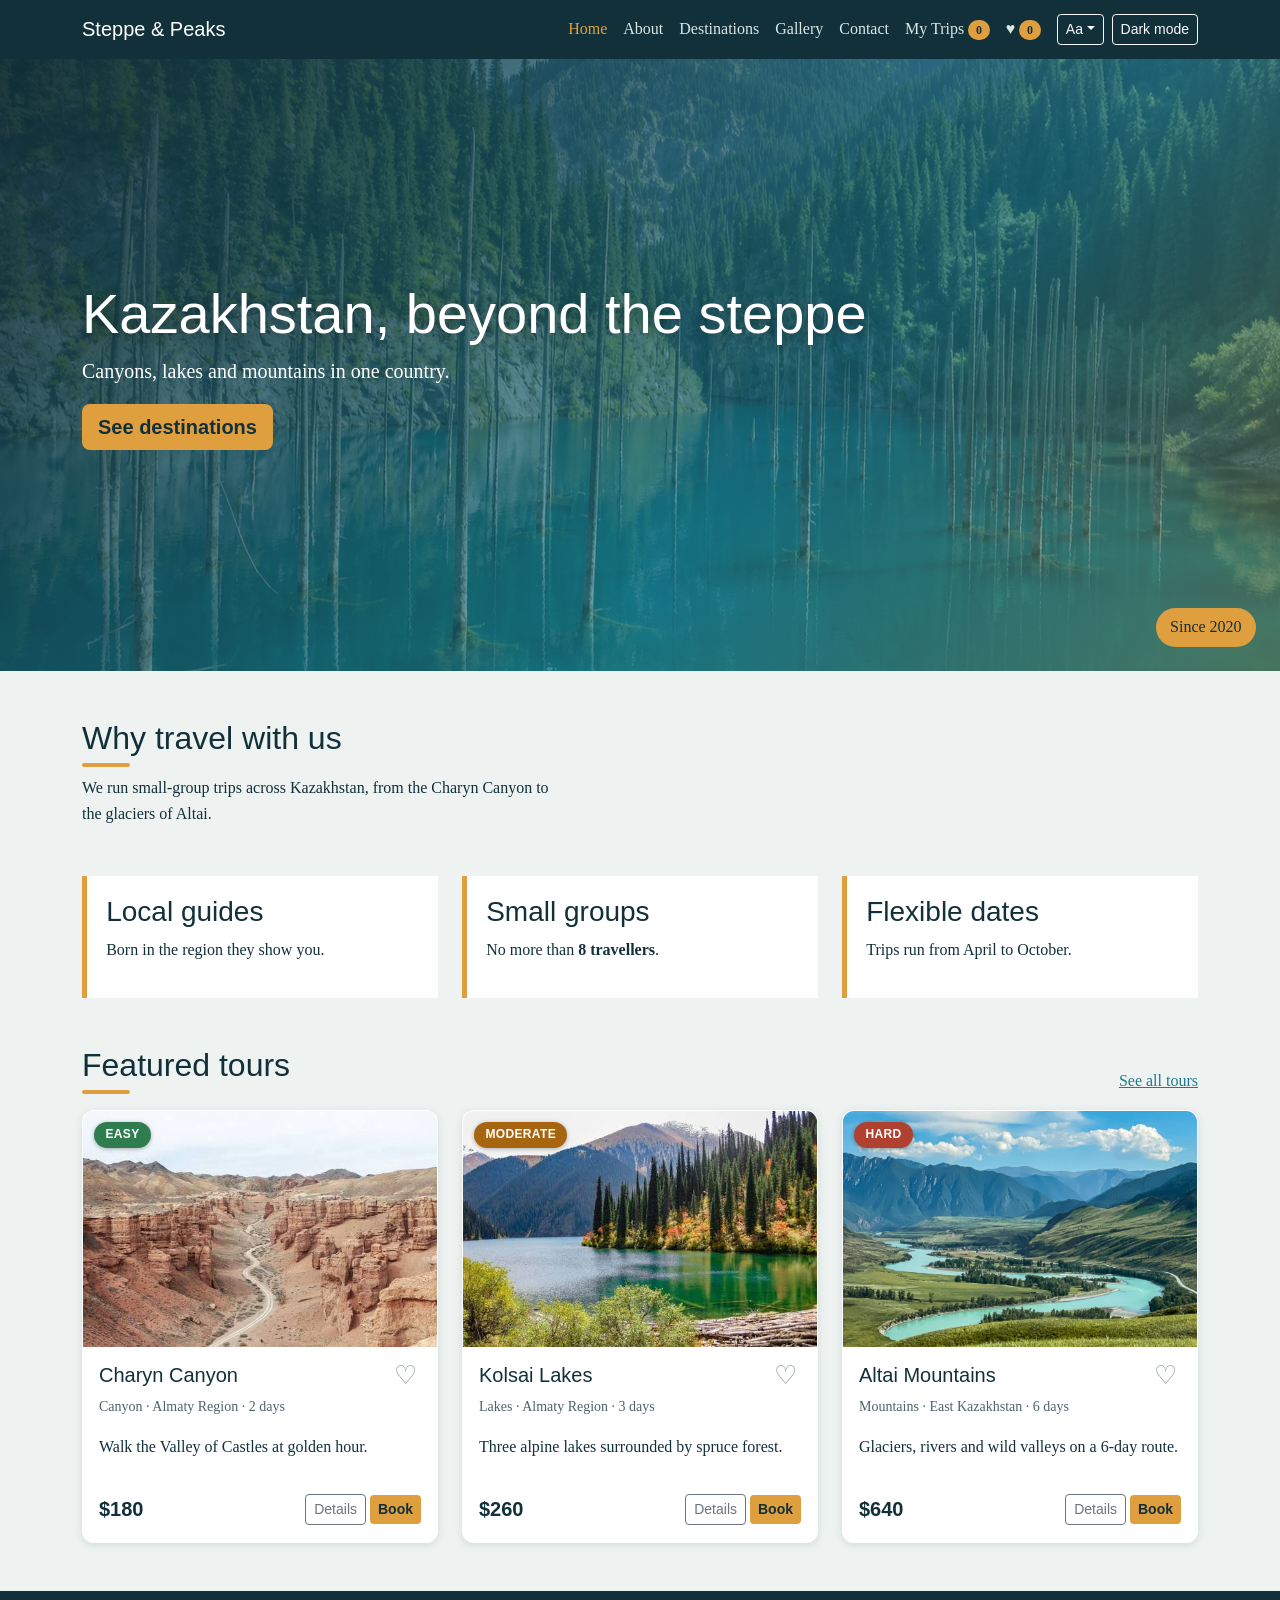
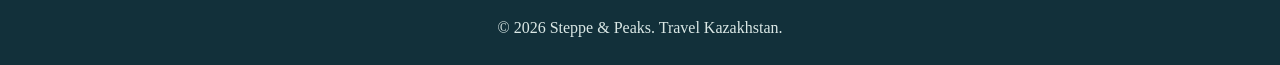
<file: index.html>
<!DOCTYPE html>
<html lang="en">
<head>
  <meta charset="UTF-8">
  <meta name="viewport" content="width=device-width, initial-scale=1">
  <title>Home | Steppe &amp; Peaks</title>
  <link href="https://cdn.jsdelivr.net/npm/bootstrap@5.3.3/dist/css/bootstrap.min.css" rel="stylesheet">
  <link href="css/style.css" rel="stylesheet">
  <script src="js/theme-init.js"></script>
</head>
<body>
  <a class="skip-link" href="#main">Skip to main content</a>
  <header>
    <nav class="navbar navbar-expand-lg navbar-dark site-nav">
      <div class="container">
        <a class="navbar-brand" href="index.html">Steppe &amp; Peaks</a>
        <button class="navbar-toggler" type="button" data-bs-toggle="collapse" data-bs-target="#menu" aria-label="Toggle menu"><span class="navbar-toggler-icon"></span></button>
        <div class="collapse navbar-collapse" id="menu"><ul class="navbar-nav ms-auto"><li class="nav-item"><a class="nav-link active" href="index.html">Home</a></li><li class="nav-item"><a class="nav-link" href="about.html">About</a></li><li class="nav-item"><a class="nav-link" href="destinations.html">Destinations</a></li><li class="nav-item"><a class="nav-link" href="gallery.html">Gallery</a></li><li class="nav-item"><a class="nav-link" href="contact.html">Contact</a></li><li class="nav-item"><a class="nav-link" href="trips.html">My Trips <span id="trip-count" class="badge rounded-pill fav-badge">0</span></a></li><li class="nav-item"><a class="nav-link" href="destinations.html#favorites" aria-label="Favorites">&#9829; <span id="fav-count" class="badge rounded-pill fav-badge">0</span></a></li><li class="nav-item dropdown"><button id="text-size-menu" type="button" class="btn btn-sm btn-outline-light dropdown-toggle ms-lg-2 my-1 my-lg-0" data-bs-toggle="dropdown" data-bs-auto-close="outside" aria-expanded="false" aria-label="Text size">Aa</button><div class="dropdown-menu dropdown-menu-end p-2 text-size-menu" aria-labelledby="text-size-menu"><p class="small mb-1 px-1">Text size</p><div class="btn-group" role="group" aria-label="Text size"><button id="font-decrease" type="button" class="btn btn-sm btn-outline-secondary" aria-label="Smaller text">A&minus;</button><button id="font-reset" type="button" class="btn btn-sm btn-outline-secondary" aria-label="Reset text size"><span id="font-label">100%</span></button><button id="font-increase" type="button" class="btn btn-sm btn-outline-secondary" aria-label="Larger text">A+</button></div></div></li><li class="nav-item"><button id="theme-toggle" type="button" class="btn btn-sm btn-outline-light ms-lg-2 my-1 my-lg-0" aria-pressed="false">Dark mode</button></li></ul></div>
      </div>
    </nav>
  </header>
  <section class="hero">
    <div class="container text-center text-md-start">
      <h1 class="display-4">Kazakhstan, beyond the steppe</h1>
      <p class="lead">Canyons, lakes and mountains in one country.</p>
      <a href="destinations.html" class="btn btn-saffron btn-lg">See destinations</a>
    </div>
    <span class="badge-alt">Since 2020</span>
  </section>
  <main id="main" class="container py-5">
    <div id="trip-reminder" class="trip-reminder d-none" role="status"></div>
    <section id="intro" class="mb-5">
      <h2 class="section-title">Why travel with us</h2>
      <p>We run small-group trips across Kazakhstan, from the Charyn Canyon to the glaciers of Altai.</p>
    </section>
    <section class="feature-row">
      <article class="feature"><h3>Local guides</h3><p>Born in the region they show you.</p></article>
      <article class="feature"><h3>Small groups</h3><p>No more than <span class="fw-bold">8 travellers</span>.</p></article>
      <article class="feature"><h3>Flexible dates</h3><p>Trips run from April to October.</p></article>
        </section>
    <section class="mt-5" aria-labelledby="featured-title">
      <div class="d-flex justify-content-between align-items-end mb-3">
        <h2 id="featured-title" class="section-title mb-0">Featured tours</h2>
        <a href="destinations.html">See all tours</a>
      </div>
      <div id="featured-list" class="row g-4"></div>
    </section>
  </main>
  <footer class="py-4 text-center"><p class="mb-0">&copy; 2026 Steppe &amp; Peaks. Travel Kazakhstan.</p></footer>
  <script src="https://cdn.jsdelivr.net/npm/bootstrap@5.3.3/dist/js/bootstrap.bundle.min.js"></script>
  <script src="https://code.jquery.com/jquery-3.7.1.min.js"></script>
  <script src="js/models.js"></script>
  <script src="js/data.js"></script>
  <script src="js/storage.js"></script>
  <script src="js/main.js"></script>
  <script src="js/effects.js"></script>
</body>
</html>
</file>
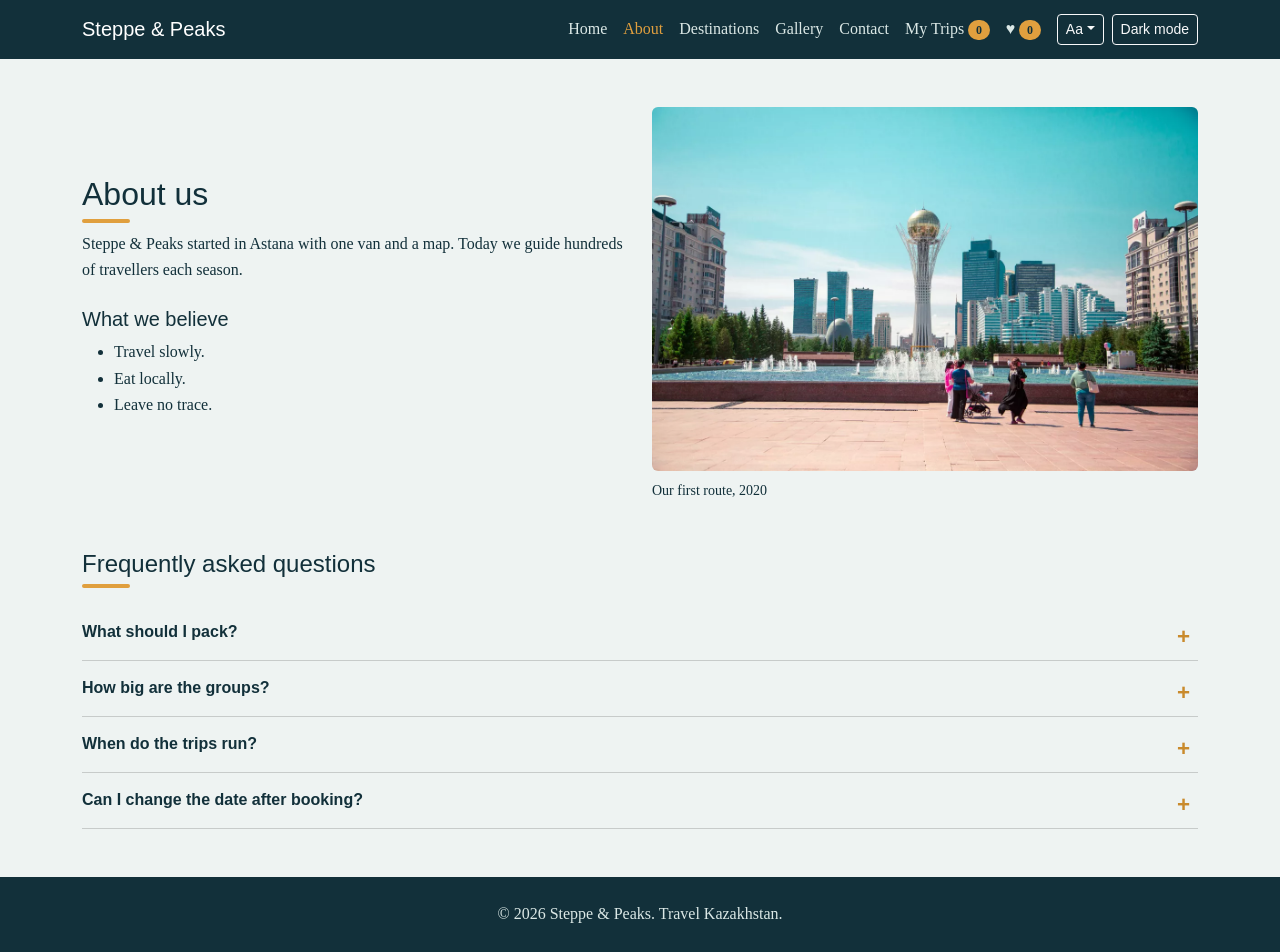
<file: about.html>
<!DOCTYPE html>
<html lang="en">
<head>
  <meta charset="UTF-8">
  <meta name="viewport" content="width=device-width, initial-scale=1">
  <title>About | Steppe &amp; Peaks</title>
  <link href="https://cdn.jsdelivr.net/npm/bootstrap@5.3.3/dist/css/bootstrap.min.css" rel="stylesheet">
  <link href="css/style.css" rel="stylesheet">
  <script src="js/theme-init.js"></script>
</head>
<body>
  <a class="skip-link" href="#main">Skip to main content</a>

  <header>
    <nav class="navbar navbar-expand-lg navbar-dark site-nav">
      <div class="container">
        <a class="navbar-brand" href="index.html">Steppe &amp; Peaks</a>

        <button class="navbar-toggler" type="button" data-bs-toggle="collapse" data-bs-target="#menu" aria-label="Toggle menu">
          <span class="navbar-toggler-icon"></span>
        </button>

        <div class="collapse navbar-collapse" id="menu">
          <ul class="navbar-nav ms-auto">
            <li class="nav-item">
              <a class="nav-link" href="index.html">Home</a>
            </li>
            <li class="nav-item">
              <a class="nav-link active" href="about.html">About</a>
            </li>
            <li class="nav-item">
              <a class="nav-link" href="destinations.html">Destinations</a>
            </li>
            <li class="nav-item">
              <a class="nav-link" href="gallery.html">Gallery</a>
            </li>
            <li class="nav-item">
              <a class="nav-link" href="contact.html">Contact</a>
            </li><li class="nav-item"><a class="nav-link" href="trips.html">My Trips <span id="trip-count" class="badge rounded-pill fav-badge">0</span></a></li><li class="nav-item"><a class="nav-link" href="destinations.html#favorites" aria-label="Favorites">&#9829; <span id="fav-count" class="badge rounded-pill fav-badge">0</span></a></li><li class="nav-item dropdown"><button id="text-size-menu" type="button" class="btn btn-sm btn-outline-light dropdown-toggle ms-lg-2 my-1 my-lg-0" data-bs-toggle="dropdown" data-bs-auto-close="outside" aria-expanded="false" aria-label="Text size">Aa</button><div class="dropdown-menu dropdown-menu-end p-2 text-size-menu" aria-labelledby="text-size-menu"><p class="small mb-1 px-1">Text size</p><div class="btn-group" role="group" aria-label="Text size"><button id="font-decrease" type="button" class="btn btn-sm btn-outline-secondary" aria-label="Smaller text">A&minus;</button><button id="font-reset" type="button" class="btn btn-sm btn-outline-secondary" aria-label="Reset text size"><span id="font-label">100%</span></button><button id="font-increase" type="button" class="btn btn-sm btn-outline-secondary" aria-label="Larger text">A+</button></div></div></li><li class="nav-item"><button id="theme-toggle" type="button" class="btn btn-sm btn-outline-light ms-lg-2 my-1 my-lg-0" aria-pressed="false">Dark mode</button></li>
          </ul>
        </div>
      </div>
    </nav>
  </header>

  <main id="main" class="container py-5">
    <section class="row align-items-center g-4">

      <div class="col-md-6">
        <h2 class="section-title">About us</h2>
        <p>
          Steppe &amp; Peaks started in Astana with one van and a map.
          Today we guide hundreds of travellers each season.
        </p>

        <h3 class="h5 mt-4">What we believe</h3>
        <ul>
          <li>Travel slowly.</li>
          <li>Eat locally.</li>
          <li>Leave no trace.</li>
        </ul>
      </div>

      <div class="col-md-6">
        <figure class="m-0">
          <img src="images/first-tout-2020.webp" class="img-fluid rounded" alt="Our first route in 2020">
          <figcaption class="small mt-2">Our first route, 2020</figcaption>
        </figure>
      </div>

    </section>

    <section id="faq" class="mt-5" aria-labelledby="faq-title">
      <h2 id="faq-title" class="h4 section-title mb-3">Frequently asked questions</h2>
      <div class="faq-item">
        <button type="button" class="faq-question" aria-expanded="false">What should I pack?</button>
        <div class="faq-answer"><p>Comfortable hiking shoes, layers for cold evenings, sun protection and a refillable water bottle. Each tour page lists extra gear.</p></div>
      </div>
      <div class="faq-item">
        <button type="button" class="faq-question" aria-expanded="false">How big are the groups?</button>
        <div class="faq-answer"><p>No more than 8 travellers, so the guide has time for everyone. Groups of 4 or more get a 10% discount.</p></div>
      </div>
      <div class="faq-item">
        <button type="button" class="faq-question" aria-expanded="false">When do the trips run?</button>
        <div class="faq-answer"><p>From April to October. In winter we only run custom requests.</p></div>
      </div>
      <div class="faq-item">
        <button type="button" class="faq-question" aria-expanded="false">Can I change the date after booking?</button>
        <div class="faq-answer"><p>Yes, write to us at least 7 days before the start and we will find a new date.</p></div>
      </div>
    </section>
  </main>

  <footer class="py-4 text-center">
    <p class="mb-0">&copy; 2026 Steppe &amp; Peaks. Travel Kazakhstan.</p>
  </footer>

  <script src="https://cdn.jsdelivr.net/npm/bootstrap@5.3.3/dist/js/bootstrap.bundle.min.js"></script>
  <script src="https://code.jquery.com/jquery-3.7.1.min.js"></script>
  <script src="js/models.js"></script>
  <script src="js/data.js"></script>
  <script src="js/storage.js"></script>
  <script src="js/main.js"></script>
  <script src="js/effects.js"></script>
</body>
</html>
</file>
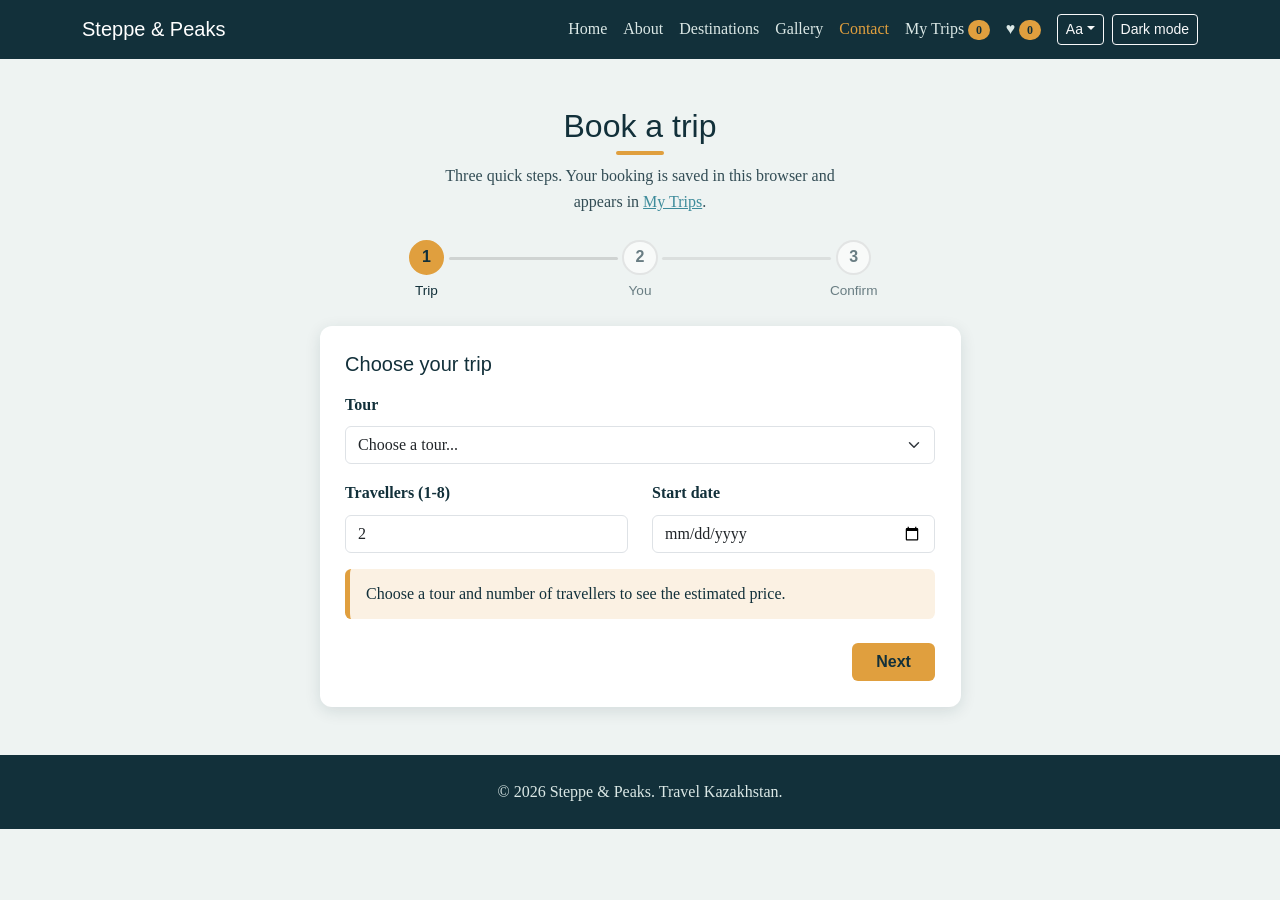
<file: contact.html>
<!DOCTYPE html>
<html lang="en">
<head>
  <meta charset="UTF-8">
  <meta name="viewport" content="width=device-width, initial-scale=1">
  <title>Contact | Steppe &amp; Peaks</title>
  <link href="https://cdn.jsdelivr.net/npm/bootstrap@5.3.3/dist/css/bootstrap.min.css" rel="stylesheet">
  <link href="css/style.css" rel="stylesheet">
  <script src="js/theme-init.js"></script>
</head>
<body>
  <a class="skip-link" href="#main">Skip to main content</a>
  <header>
    <nav class="navbar navbar-expand-lg navbar-dark site-nav">
      <div class="container">
        <a class="navbar-brand" href="index.html">Steppe &amp; Peaks</a>
        <button class="navbar-toggler" type="button" data-bs-toggle="collapse" data-bs-target="#menu" aria-label="Toggle menu"><span class="navbar-toggler-icon"></span></button>
        <div class="collapse navbar-collapse" id="menu"><ul class="navbar-nav ms-auto"><li class="nav-item"><a class="nav-link" href="index.html">Home</a></li><li class="nav-item"><a class="nav-link" href="about.html">About</a></li><li class="nav-item"><a class="nav-link" href="destinations.html">Destinations</a></li><li class="nav-item"><a class="nav-link" href="gallery.html">Gallery</a></li><li class="nav-item"><a class="nav-link active" href="contact.html">Contact</a></li><li class="nav-item"><a class="nav-link" href="trips.html">My Trips <span id="trip-count" class="badge rounded-pill fav-badge">0</span></a></li><li class="nav-item"><a class="nav-link" href="destinations.html#favorites" aria-label="Favorites">&#9829; <span id="fav-count" class="badge rounded-pill fav-badge">0</span></a></li><li class="nav-item dropdown"><button id="text-size-menu" type="button" class="btn btn-sm btn-outline-light dropdown-toggle ms-lg-2 my-1 my-lg-0" data-bs-toggle="dropdown" data-bs-auto-close="outside" aria-expanded="false" aria-label="Text size">Aa</button><div class="dropdown-menu dropdown-menu-end p-2 text-size-menu" aria-labelledby="text-size-menu"><p class="small mb-1 px-1">Text size</p><div class="btn-group" role="group" aria-label="Text size"><button id="font-decrease" type="button" class="btn btn-sm btn-outline-secondary" aria-label="Smaller text">A&minus;</button><button id="font-reset" type="button" class="btn btn-sm btn-outline-secondary" aria-label="Reset text size"><span id="font-label">100%</span></button><button id="font-increase" type="button" class="btn btn-sm btn-outline-secondary" aria-label="Larger text">A+</button></div></div></li><li class="nav-item"><button id="theme-toggle" type="button" class="btn btn-sm btn-outline-light ms-lg-2 my-1 my-lg-0" aria-pressed="false">Dark mode</button></li></ul></div>
      </div>
    </nav>
  </header>
  <main id="main" class="container py-5">
    <section class="row justify-content-center">
      <div class="col-lg-8 col-xl-7">
        <h2 class="text-center mb-2 section-title">Book a trip</h2>
        <p class="text-center page-intro mb-4">Three quick steps. Your booking is saved in this browser and appears in <a href="trips.html">My Trips</a>.</p>

        <div id="form-success" class="alert alert-success d-none" role="status"></div>
        <div id="draft-notice" class="alert alert-info d-none d-flex flex-wrap justify-content-between align-items-center gap-2" role="status">
          <span>We restored your unfinished booking.</span>
          <button type="button" id="clear-draft" class="btn btn-sm btn-outline-secondary">Clear draft</button>
        </div>

        <ol class="stepper" id="stepper" aria-label="Booking steps">
          <li data-step="1"><span class="step-dot">1</span><span class="step-label">Trip</span></li>
          <li data-step="2"><span class="step-dot">2</span><span class="step-label">You</span></li>
          <li data-step="3"><span class="step-dot">3</span><span class="step-label">Confirm</span></li>
        </ol>

        <form id="contact-form" class="booking-card" action="#" method="post" novalidate>

          <!-- Step 1: trip -->
          <div class="wizard-step" data-step="1" role="group" aria-labelledby="step1-title">
            <h3 id="step1-title" class="h5 mb-3">Choose your trip</h3>
            <div class="mb-3">
              <label for="tour" class="form-label">Tour</label>
              <select class="form-select" id="tour" data-validate aria-describedby="tour-error" aria-required="true">
                <option value="">Choose a tour...</option>
              </select>
              <div class="invalid-feedback" id="tour-error"></div>
            </div>
            <div class="row">
              <div class="col-sm-6 mb-3">
                <label for="travellers" class="form-label">Travellers (1-8)</label>
                <input type="number" class="form-control" id="travellers" data-validate value="2" min="1" max="8" aria-describedby="travellers-error" aria-required="true">
                <div class="invalid-feedback" id="travellers-error"></div>
              </div>
              <div class="col-sm-6 mb-3">
                <label for="date" class="form-label">Start date</label>
                <input type="date" class="form-control" id="date" data-validate aria-describedby="date-error" aria-required="true">
                <div class="invalid-feedback" id="date-error"></div>
              </div>
            </div>

            <!-- Dependent fields: they depend on the chosen tour -->
            <div id="experience-group" class="form-check mb-3 d-none" data-dependent>
              <input type="checkbox" class="form-check-input" id="experience" data-validate aria-describedby="experience-error">
              <label for="experience" class="form-check-label">I confirm that I can hike 6+ hours a day (required for hard tours).</label>
              <div class="invalid-feedback" id="experience-error"></div>
            </div>
            <fieldset id="extras-group" class="mb-3 d-none">
              <legend class="form-label fs-6 fw-bold">Optional extras for this tour</legend>
              <div id="extras-list"></div>
            </fieldset>

            <div id="price-estimate" class="price-estimate" aria-live="polite"></div>
          </div>

          <!-- Step 2: contact details -->
          <div class="wizard-step d-none" data-step="2" role="group" aria-labelledby="step2-title">
            <h3 id="step2-title" class="h5 mb-3">Your details</h3>
            <div class="mb-3">
              <label for="name" class="form-label">Name</label>
              <input type="text" class="form-control" id="name" data-validate autocomplete="name" aria-describedby="name-error" aria-required="true">
              <div class="invalid-feedback" id="name-error"></div>
            </div>
            <div class="mb-3">
              <label for="email" class="form-label">Email</label>
              <input type="email" class="form-control" id="email" data-validate autocomplete="email" aria-describedby="email-error" aria-required="true">
              <div class="invalid-feedback" id="email-error"></div>
            </div>
            <div class="mb-3">
              <label for="phone" class="form-label">Phone <span class="small fw-normal">(optional)</span></label>
              <input type="tel" class="form-control" id="phone" data-validate autocomplete="tel" placeholder="+7 701 123 4567" aria-describedby="phone-error">
              <div class="invalid-feedback" id="phone-error"></div>
            </div>
          </div>

          <!-- Step 3: message + summary -->
          <div class="wizard-step d-none" data-step="3" role="group" aria-labelledby="step3-title">
            <h3 id="step3-title" class="h5 mb-3">Review and confirm</h3>
            <dl id="booking-summary" class="booking-summary"></dl>
            <div class="mb-3">
              <label for="msg" class="form-label">Message</label>
              <textarea class="form-control" id="msg" rows="4" data-validate aria-describedby="msg-error msg-count" aria-required="true"></textarea>
              <div class="invalid-feedback" id="msg-error"></div>
              <div id="msg-count" class="small text-end">0 / 500</div>
            </div>
            <div class="form-check mb-3">
              <input type="checkbox" class="form-check-input" id="agree" data-validate aria-describedby="agree-error">
              <label for="agree" class="form-check-label">I agree to be contacted about this request.</label>
              <div class="invalid-feedback" id="agree-error"></div>
            </div>
          </div>

          <div class="wizard-nav d-flex justify-content-between gap-2 mt-4">
            <button type="button" id="btn-back" class="btn btn-outline-secondary invisible">Back</button>
            <button type="button" id="btn-next" class="btn btn-saffron px-4">Next</button>
            <button type="submit" id="btn-submit" class="btn btn-saffron px-4 d-none">Confirm booking</button>
          </div>
        </form>
      </div>
    </section>
  </main>
  <footer class="py-4 text-center"><p class="mb-0">&copy; 2026 Steppe &amp; Peaks. Travel Kazakhstan.</p></footer>
  <script src="https://cdn.jsdelivr.net/npm/bootstrap@5.3.3/dist/js/bootstrap.bundle.min.js"></script>
  <script src="https://code.jquery.com/jquery-3.7.1.min.js"></script>
  <script src="js/models.js"></script>
  <script src="js/data.js"></script>
  <script src="js/storage.js"></script>
  <script src="js/main.js"></script>
  <script src="js/validation.js"></script>
  <script src="js/contact.js"></script>
  <script src="js/effects.js"></script>
</body>
</html>
</file>
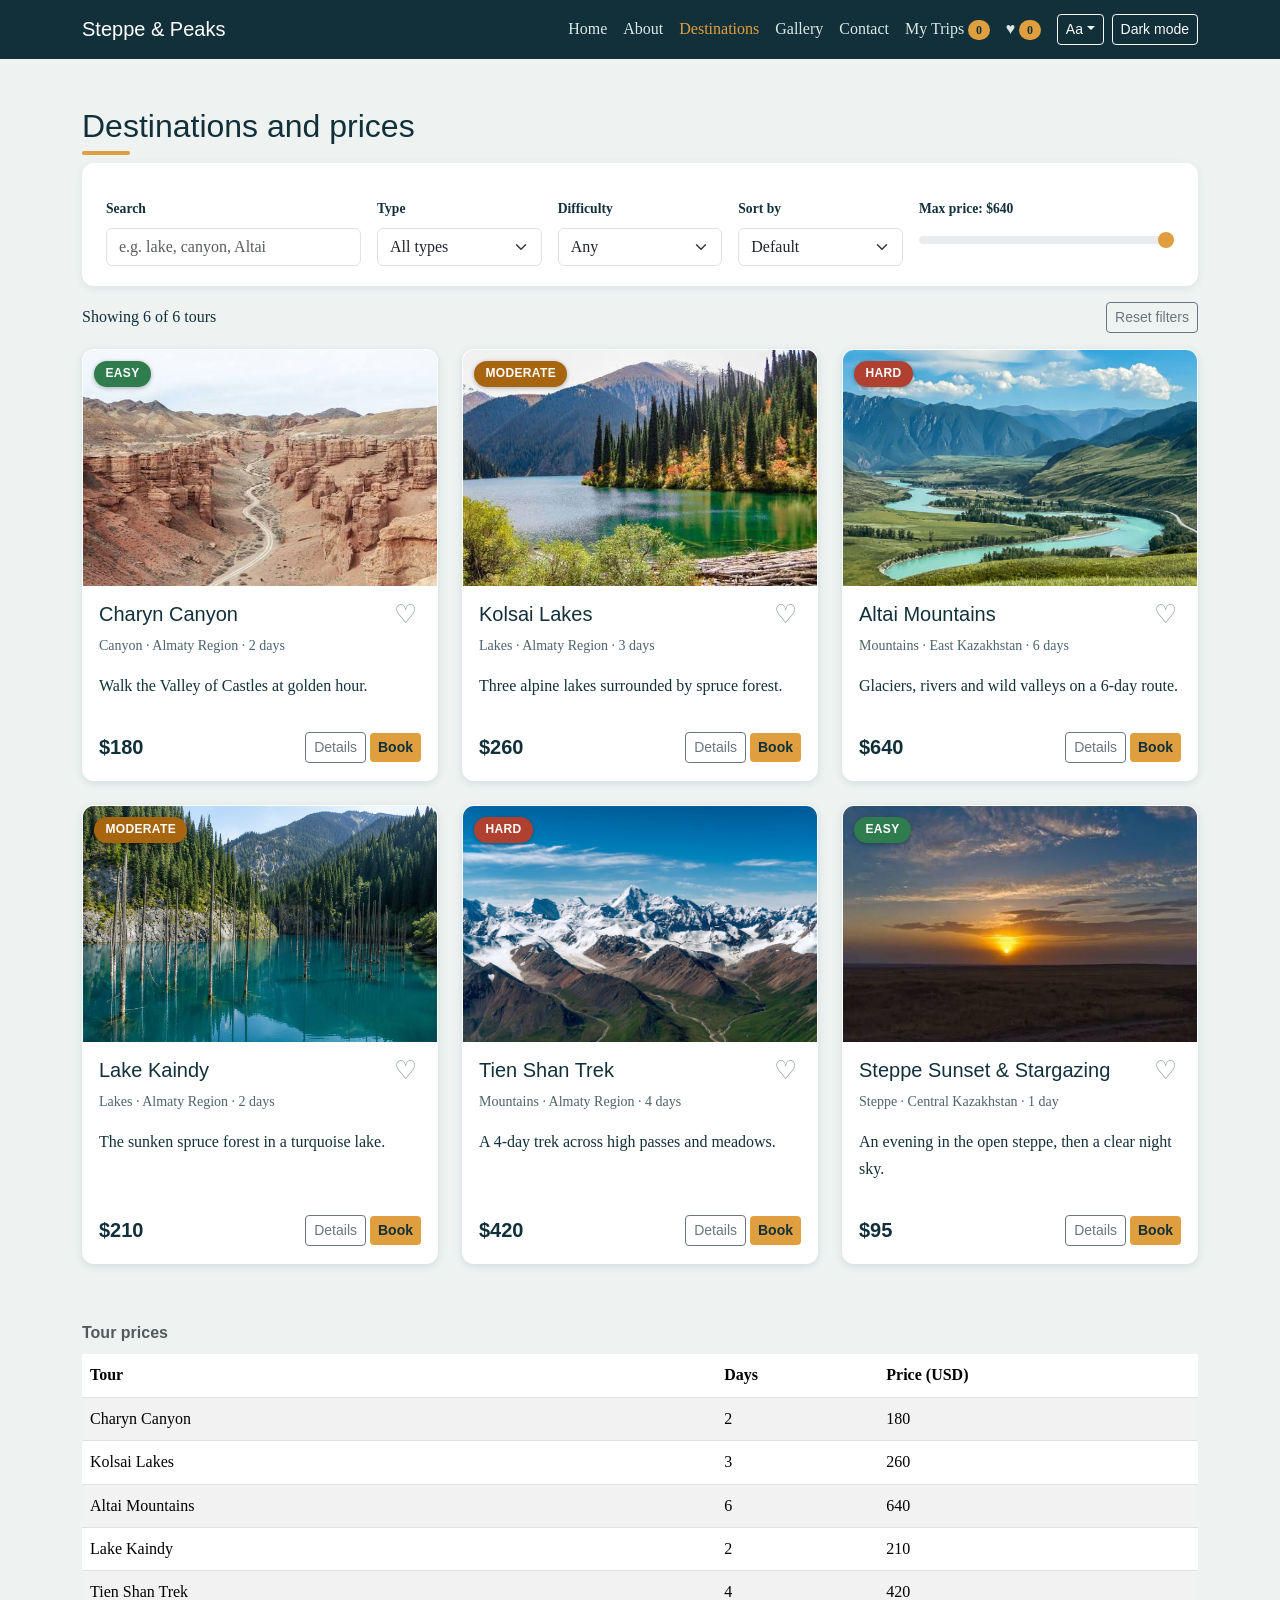
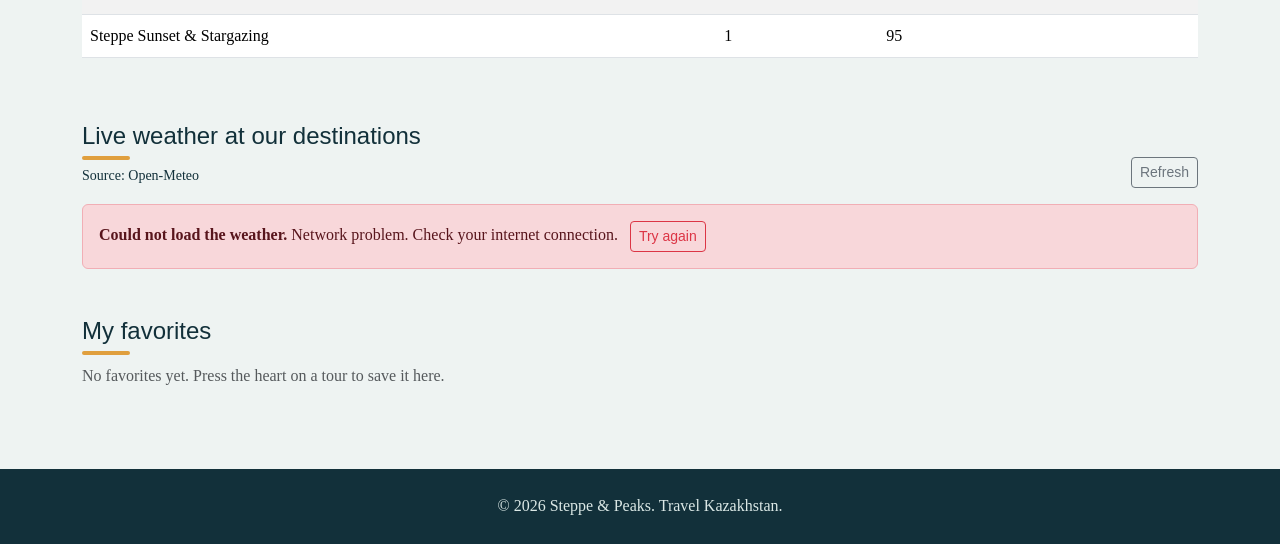
<file: destinations.html>
<!DOCTYPE html>
<html lang="en">
<head>
  <meta charset="UTF-8">
  <meta name="viewport" content="width=device-width, initial-scale=1">
  <title>Destinations | Steppe &amp; Peaks</title>
  <link href="https://cdn.jsdelivr.net/npm/bootstrap@5.3.3/dist/css/bootstrap.min.css" rel="stylesheet">
  <link href="css/style.css" rel="stylesheet">
  <script src="js/theme-init.js"></script>
</head>
<body>
  <a class="skip-link" href="#main">Skip to main content</a>
  <header>
    <nav class="navbar navbar-expand-lg navbar-dark site-nav">
      <div class="container">
        <a class="navbar-brand" href="index.html">Steppe &amp; Peaks</a>
        <button class="navbar-toggler" type="button" data-bs-toggle="collapse" data-bs-target="#menu" aria-label="Toggle menu"><span class="navbar-toggler-icon"></span></button>
        <div class="collapse navbar-collapse" id="menu"><ul class="navbar-nav ms-auto"><li class="nav-item"><a class="nav-link" href="index.html">Home</a></li><li class="nav-item"><a class="nav-link" href="about.html">About</a></li><li class="nav-item"><a class="nav-link active" href="destinations.html">Destinations</a></li><li class="nav-item"><a class="nav-link" href="gallery.html">Gallery</a></li><li class="nav-item"><a class="nav-link" href="contact.html">Contact</a></li><li class="nav-item"><a class="nav-link" href="trips.html">My Trips <span id="trip-count" class="badge rounded-pill fav-badge">0</span></a></li><li class="nav-item"><a class="nav-link" href="destinations.html#favorites" aria-label="Favorites">&#9829; <span id="fav-count" class="badge rounded-pill fav-badge">0</span></a></li><li class="nav-item dropdown"><button id="text-size-menu" type="button" class="btn btn-sm btn-outline-light dropdown-toggle ms-lg-2 my-1 my-lg-0" data-bs-toggle="dropdown" data-bs-auto-close="outside" aria-expanded="false" aria-label="Text size">Aa</button><div class="dropdown-menu dropdown-menu-end p-2 text-size-menu" aria-labelledby="text-size-menu"><p class="small mb-1 px-1">Text size</p><div class="btn-group" role="group" aria-label="Text size"><button id="font-decrease" type="button" class="btn btn-sm btn-outline-secondary" aria-label="Smaller text">A&minus;</button><button id="font-reset" type="button" class="btn btn-sm btn-outline-secondary" aria-label="Reset text size"><span id="font-label">100%</span></button><button id="font-increase" type="button" class="btn btn-sm btn-outline-secondary" aria-label="Larger text">A+</button></div></div></li><li class="nav-item"><button id="theme-toggle" type="button" class="btn btn-sm btn-outline-light ms-lg-2 my-1 my-lg-0" aria-pressed="false">Dark mode</button></li></ul></div>
      </div>
    </nav>
  </header>
  <main id="main" class="container py-5">
    <h2 class="section-title mb-4">Destinations and prices</h2>

    <section class="filter-bar row g-3 mb-3" aria-label="Filter tours">
      <div class="col-12 col-lg-3">
        <label for="search-input" class="form-label">Search</label>
        <input type="search" id="search-input" class="form-control" placeholder="e.g. lake, canyon, Altai">
      </div>
      <div class="col-6 col-lg-2">
        <label for="category-filter" class="form-label">Type</label>
        <select id="category-filter" class="form-select"><option value="all">All types</option></select>
      </div>
      <div class="col-6 col-lg-2">
        <label for="difficulty-filter" class="form-label">Difficulty</label>
        <select id="difficulty-filter" class="form-select"><option value="all">Any</option></select>
      </div>
      <div class="col-6 col-lg-2">
        <label for="sort-select" class="form-label">Sort by</label>
        <select id="sort-select" class="form-select">
          <option value="default">Default</option>
          <option value="price-asc">Price: low to high</option>
          <option value="price-desc">Price: high to low</option>
          <option value="days">Duration</option>
          <option value="name">Name A-Z</option>
        </select>
      </div>
      <div class="col-6 col-lg-3">
        <label for="price-range" class="form-label">Max price: <span id="price-range-value">$640</span></label>
        <input type="range" id="price-range" class="form-range" min="0" max="640" step="5" value="640">
      </div>
    </section>

    <div class="d-flex justify-content-between align-items-center mb-3">
      <p id="results-count" class="mb-0" aria-live="polite"></p>
      <button type="button" id="reset-filters" class="btn btn-sm btn-outline-secondary">Reset filters</button>
    </div>

    <div id="destination-list" class="row g-4 mb-3"></div>
    <div id="no-results" class="alert alert-info d-none" role="status">No tours match your filters. Try a different search or press "Reset filters".</div>

    <div class="table-responsive mt-5">
      <table class="table table-striped">
        <caption>Tour prices</caption>
        <thead><tr><th>Tour</th><th>Days</th><th>Price (USD)</th></tr></thead>
        <tbody id="price-table-body"></tbody>
      </table>
    </div>

    <section id="weather" class="mt-5" aria-labelledby="weather-title" aria-busy="true">
      <div class="d-flex flex-wrap justify-content-between align-items-end gap-2 mb-3">
        <div>
          <h2 id="weather-title" class="h4 section-title mb-1">Live weather at our destinations</h2>
          <p id="weather-status" class="small mb-0" aria-live="polite">Loading live weather...</p>
        </div>
        <button type="button" id="weather-refresh" class="btn btn-sm btn-outline-secondary">Refresh</button>
      </div>
      <div id="weather-loading" class="row g-3 d-none"></div>
      <div id="weather-grid" class="row g-3 d-none"></div>
      <div id="weather-empty" class="alert alert-info d-none" role="status">The weather service returned no data for these places. Please try again later.</div>
      <div id="weather-error" class="alert alert-danger d-none" role="alert">
        <strong>Could not load the weather.</strong> <span id="weather-error-text"></span>
        <button type="button" id="weather-retry" class="btn btn-sm btn-outline-danger ms-2">Try again</button>
      </div>
    </section>

    <section id="favorites" class="mt-5" aria-labelledby="favorites-title">
      <h2 id="favorites-title" class="h4 section-title">My favorites</h2>
      <p id="favorites-empty" class="text-muted">No favorites yet. Press the heart on a tour to save it here.</p>
      <ul id="favorites-list" class="list-group mb-3"></ul>
      <div id="favorites-summary" class="d-none">
        <p>Total for all favorites (1 traveller each): <strong id="favorites-total">$0</strong></p>
        <a href="contact.html" class="btn btn-saffron">Book a trip</a>
      </div>
    </section>
  </main>
  <footer class="py-4 text-center"><p class="mb-0">&copy; 2026 Steppe &amp; Peaks. Travel Kazakhstan.</p></footer>
  <script src="https://cdn.jsdelivr.net/npm/bootstrap@5.3.3/dist/js/bootstrap.bundle.min.js"></script>
  <script src="https://code.jquery.com/jquery-3.7.1.min.js"></script>
  <script src="js/models.js"></script>
  <script src="js/data.js"></script>
  <script src="js/storage.js"></script>
  <script src="js/main.js"></script>
  <script src="js/weather.js"></script>
  <script src="js/destinations.js"></script>
  <script src="js/effects.js"></script>
</body>
</html>
</file>
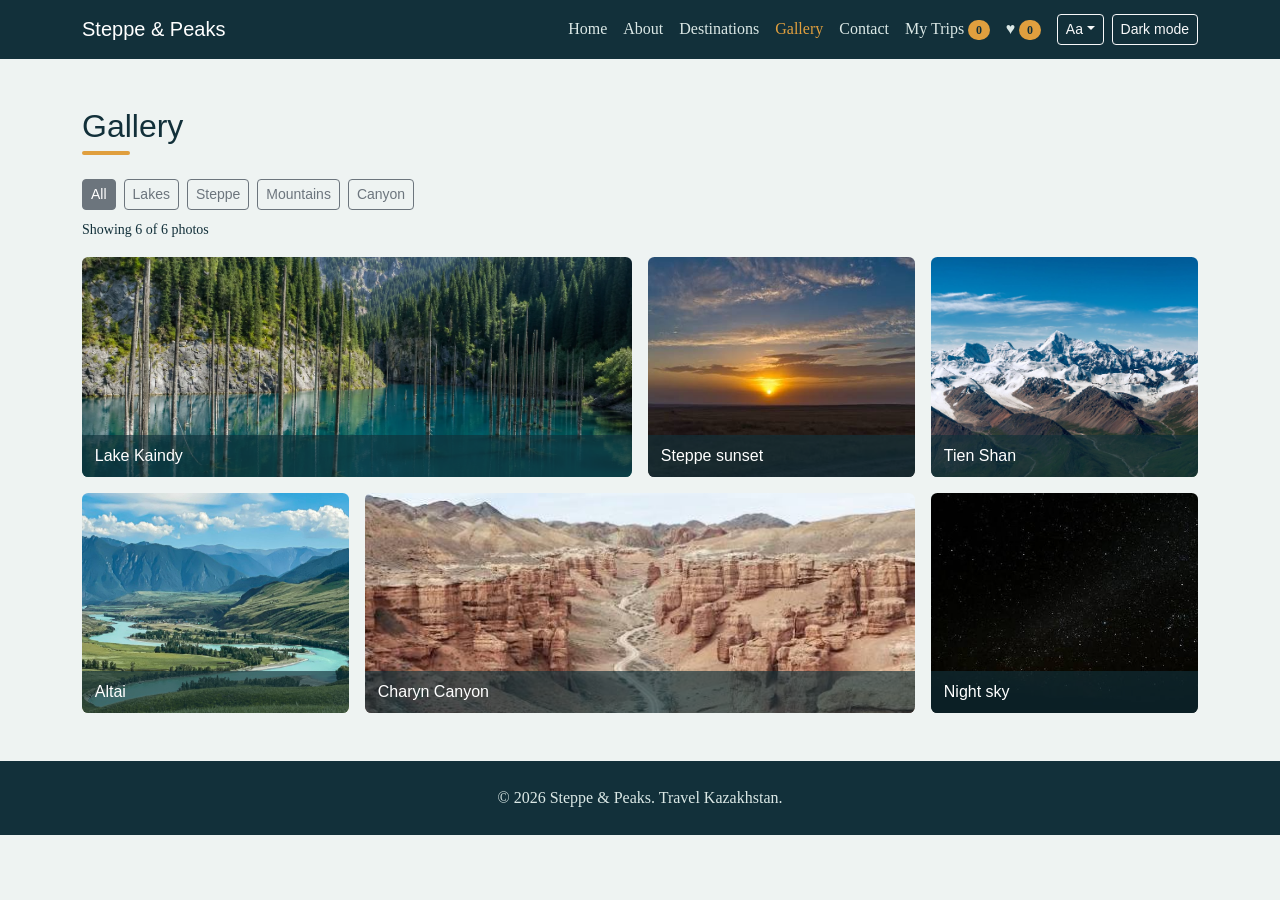
<file: gallery.html>
<!DOCTYPE html>
<html lang="en">
<head>
  <meta charset="UTF-8">
  <meta name="viewport" content="width=device-width, initial-scale=1">
  <title>Gallery | Steppe &amp; Peaks</title>
  <link href="https://cdn.jsdelivr.net/npm/bootstrap@5.3.3/dist/css/bootstrap.min.css" rel="stylesheet">
  <link href="css/style.css" rel="stylesheet">
  <script src="js/theme-init.js"></script>
</head>
<body>
  <a class="skip-link" href="#main">Skip to main content</a>
  <header>
    <nav class="navbar navbar-expand-lg navbar-dark site-nav">
      <div class="container">
        <a class="navbar-brand" href="index.html">Steppe &amp; Peaks</a>
        <button class="navbar-toggler" type="button" data-bs-toggle="collapse" data-bs-target="#menu" aria-label="Toggle menu"><span class="navbar-toggler-icon"></span></button>
        <div class="collapse navbar-collapse" id="menu"><ul class="navbar-nav ms-auto"><li class="nav-item"><a class="nav-link" href="index.html">Home</a></li><li class="nav-item"><a class="nav-link" href="about.html">About</a></li><li class="nav-item"><a class="nav-link" href="destinations.html">Destinations</a></li><li class="nav-item"><a class="nav-link active" href="gallery.html">Gallery</a></li><li class="nav-item"><a class="nav-link" href="contact.html">Contact</a></li><li class="nav-item"><a class="nav-link" href="trips.html">My Trips <span id="trip-count" class="badge rounded-pill fav-badge">0</span></a></li><li class="nav-item"><a class="nav-link" href="destinations.html#favorites" aria-label="Favorites">&#9829; <span id="fav-count" class="badge rounded-pill fav-badge">0</span></a></li><li class="nav-item dropdown"><button id="text-size-menu" type="button" class="btn btn-sm btn-outline-light dropdown-toggle ms-lg-2 my-1 my-lg-0" data-bs-toggle="dropdown" data-bs-auto-close="outside" aria-expanded="false" aria-label="Text size">Aa</button><div class="dropdown-menu dropdown-menu-end p-2 text-size-menu" aria-labelledby="text-size-menu"><p class="small mb-1 px-1">Text size</p><div class="btn-group" role="group" aria-label="Text size"><button id="font-decrease" type="button" class="btn btn-sm btn-outline-secondary" aria-label="Smaller text">A&minus;</button><button id="font-reset" type="button" class="btn btn-sm btn-outline-secondary" aria-label="Reset text size"><span id="font-label">100%</span></button><button id="font-increase" type="button" class="btn btn-sm btn-outline-secondary" aria-label="Larger text">A+</button></div></div></li><li class="nav-item"><button id="theme-toggle" type="button" class="btn btn-sm btn-outline-light ms-lg-2 my-1 my-lg-0" aria-pressed="false">Dark mode</button></li></ul></div>
      </div>
    </nav>
  </header>
  <main id="main" class="container py-5">
    <h2 class="section-title mb-4">Gallery</h2>
    <div id="gallery-filters" class="d-flex flex-wrap gap-2 mb-2" role="group" aria-label="Filter photos by category"></div>
    <p id="gallery-count" class="small mb-3" aria-live="polite"></p>
    <section id="gallery-grid" class="gallery-grid"></section>
  </main>
  <footer class="py-4 text-center"><p class="mb-0">&copy; 2026 Steppe &amp; Peaks. Travel Kazakhstan.</p></footer>
  <script src="https://cdn.jsdelivr.net/npm/bootstrap@5.3.3/dist/js/bootstrap.bundle.min.js"></script>
  <script src="https://code.jquery.com/jquery-3.7.1.min.js"></script>
  <script src="js/models.js"></script>
  <script src="js/data.js"></script>
  <script src="js/storage.js"></script>
  <script src="js/main.js"></script>
  <script src="js/gallery.js"></script>
  <script src="js/effects.js"></script>
</body>
</html>
</file>
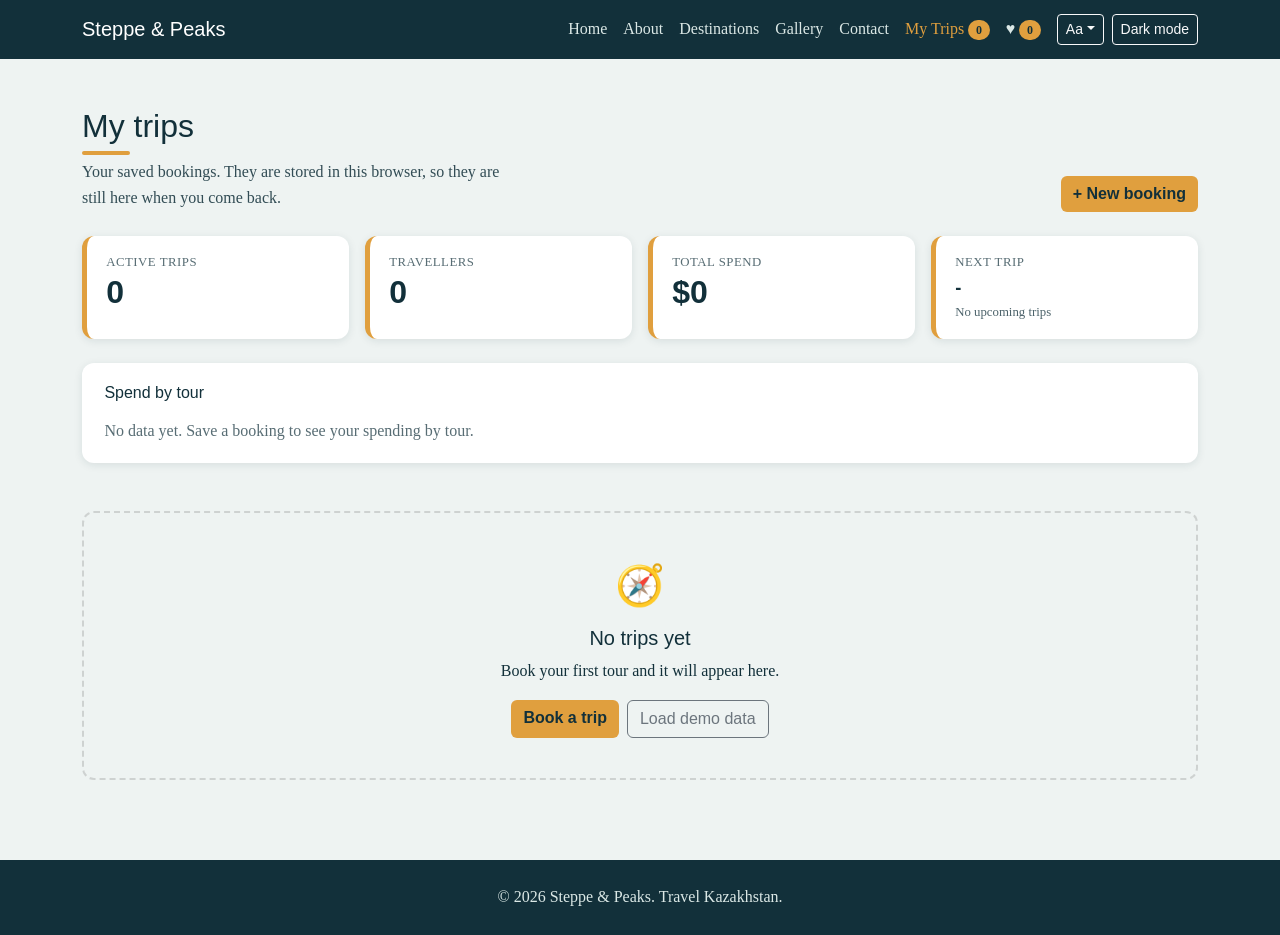
<file: trips.html>
<!DOCTYPE html>
<html lang="en">
<head>
  <meta charset="UTF-8">
  <meta name="viewport" content="width=device-width, initial-scale=1">
  <title>My Trips | Steppe &amp; Peaks</title>
  <link href="https://cdn.jsdelivr.net/npm/bootstrap@5.3.3/dist/css/bootstrap.min.css" rel="stylesheet">
  <link href="css/style.css" rel="stylesheet">
  <script src="js/theme-init.js"></script>
</head>
<body>
  <a class="skip-link" href="#main">Skip to main content</a>

  <header>
    <nav class="navbar navbar-expand-lg navbar-dark site-nav">
      <div class="container">
        <a class="navbar-brand" href="index.html">Steppe &amp; Peaks</a>

        <button class="navbar-toggler" type="button" data-bs-toggle="collapse" data-bs-target="#menu" aria-label="Toggle menu">
          <span class="navbar-toggler-icon"></span>
        </button>

        <div class="collapse navbar-collapse" id="menu">
          <ul class="navbar-nav ms-auto">
            <li class="nav-item">
              <a class="nav-link" href="index.html">Home</a>
            </li>
            <li class="nav-item">
              <a class="nav-link" href="about.html">About</a>
            </li>
            <li class="nav-item">
              <a class="nav-link" href="destinations.html">Destinations</a>
            </li>
            <li class="nav-item">
              <a class="nav-link" href="gallery.html">Gallery</a>
            </li>
            <li class="nav-item">
              <a class="nav-link" href="contact.html">Contact</a>
            </li><li class="nav-item"><a class="nav-link active" href="trips.html">My Trips <span id="trip-count" class="badge rounded-pill fav-badge">0</span></a></li><li class="nav-item"><a class="nav-link" href="destinations.html#favorites" aria-label="Favorites">&#9829; <span id="fav-count" class="badge rounded-pill fav-badge">0</span></a></li><li class="nav-item dropdown"><button id="text-size-menu" type="button" class="btn btn-sm btn-outline-light dropdown-toggle ms-lg-2 my-1 my-lg-0" data-bs-toggle="dropdown" data-bs-auto-close="outside" aria-expanded="false" aria-label="Text size">Aa</button><div class="dropdown-menu dropdown-menu-end p-2 text-size-menu" aria-labelledby="text-size-menu"><p class="small mb-1 px-1">Text size</p><div class="btn-group" role="group" aria-label="Text size"><button id="font-decrease" type="button" class="btn btn-sm btn-outline-secondary" aria-label="Smaller text">A&minus;</button><button id="font-reset" type="button" class="btn btn-sm btn-outline-secondary" aria-label="Reset text size"><span id="font-label">100%</span></button><button id="font-increase" type="button" class="btn btn-sm btn-outline-secondary" aria-label="Larger text">A+</button></div></div></li><li class="nav-item"><button id="theme-toggle" type="button" class="btn btn-sm btn-outline-light ms-lg-2 my-1 my-lg-0" aria-pressed="false">Dark mode</button></li>
          </ul>
        </div>
      </div>
    </nav>
  </header>

  <main id="main" class="container py-5">
    <div class="d-flex flex-wrap justify-content-between align-items-end gap-3 mb-4">
      <div>
        <h2 class="section-title mb-1">My trips</h2>
        <p class="page-intro mb-0">Your saved bookings. They are stored in this browser, so they are still here when you come back.</p>
      </div>
      <a href="contact.html" class="btn btn-saffron">+ New booking</a>
    </div>

    <!-- Dashboard: statistics -->
    <section class="row g-3 mb-4" aria-label="Trip statistics">
      <div class="col-6 col-lg-3"><div class="stat-card"><span class="stat-label">Active trips</span><span class="stat-value" id="stat-trips">0</span></div></div>
      <div class="col-6 col-lg-3"><div class="stat-card"><span class="stat-label">Travellers</span><span class="stat-value" id="stat-travellers">0</span></div></div>
      <div class="col-6 col-lg-3"><div class="stat-card"><span class="stat-label">Total spend</span><span class="stat-value" id="stat-spend">$0</span></div></div>
      <div class="col-6 col-lg-3"><div class="stat-card"><span class="stat-label">Next trip</span><span class="stat-value stat-small" id="stat-next">-</span><span class="stat-note" id="stat-next-note"></span></div></div>
    </section>

    <!-- Dashboard: chart -->
    <section class="chart-card mb-5" aria-labelledby="chart-title">
      <h3 id="chart-title" class="h6 mb-3">Spend by tour</h3>
      <div id="spend-chart" class="spend-chart"></div>
    </section>

    <!-- Empty state (no bookings at all) -->
    <section id="trips-empty" class="empty-state d-none" aria-live="polite">
      <p class="empty-icon" aria-hidden="true">&#129517;</p>
      <h3 class="h5">No trips yet</h3>
      <p class="mb-3">Book your first tour and it will appear here.</p>
      <div class="d-flex flex-wrap justify-content-center gap-2">
        <a href="contact.html" class="btn btn-saffron">Book a trip</a>
        <button type="button" id="add-demo" class="btn btn-outline-secondary">Load demo data</button>
      </div>
    </section>

    <!-- Toolbar: search, filter, sort -->
    <section id="trips-toolbar" class="filter-bar row g-3 mb-3 d-none" aria-label="Search and filter trips">
      <div class="col-12 col-md-5">
        <label for="trips-search" class="form-label">Search</label>
        <input type="search" id="trips-search" class="form-control" placeholder="Name, tour, email or reference">
      </div>
      <div class="col-6 col-md-3">
        <label for="trips-status" class="form-label">Status</label>
        <select id="trips-status" class="form-select">
          <option value="all">All</option>
          <option value="Pending">Pending</option>
          <option value="Confirmed">Confirmed</option>
          <option value="Cancelled">Cancelled</option>
        </select>
      </div>
      <div class="col-6 col-md-4">
        <label for="trips-sort" class="form-label">Sort by</label>
        <select id="trips-sort" class="form-select">
          <option value="date-asc">Start date: soonest</option>
          <option value="date-desc">Start date: latest</option>
          <option value="total-desc">Price: high to low</option>
          <option value="total-asc">Price: low to high</option>
          <option value="newest">Recently booked</option>
        </select>
      </div>
    </section>

    <div class="d-flex justify-content-between align-items-center mb-2">
      <p id="trips-count" class="mb-0" aria-live="polite"></p>
      <button type="button" id="clear-all" class="btn btn-sm btn-outline-danger">Delete all</button>
    </div>

    <div id="trips-nomatch" class="alert alert-info d-none" role="status">No trips match your search or filter.</div>

    <div id="trips-table-wrap" class="table-responsive trips-table-wrap">
      <table class="table align-middle trips-table">
        <caption class="visually-hidden">Saved trips</caption>
        <thead>
          <tr><th scope="col">Ref</th><th scope="col">Tour</th><th scope="col">Start</th><th scope="col">People</th><th scope="col">Total</th><th scope="col">Status</th><th scope="col"><span class="visually-hidden">Actions</span></th></tr>
        </thead>
        <tbody id="trips-body"></tbody>
      </table>
    </div>
    <nav aria-label="Trips pages"><ul id="trips-pagination" class="pagination justify-content-center mt-3"></ul></nav>
  </main>

  <!-- Edit window -->
  <div class="modal fade" id="edit-modal" tabindex="-1" aria-labelledby="edit-title" aria-hidden="true">
    <div class="modal-dialog modal-dialog-centered">
      <div class="modal-content">
        <div class="modal-header">
          <h2 class="modal-title h5" id="edit-title">Edit booking</h2>
          <button type="button" class="btn-close" data-bs-dismiss="modal" aria-label="Close"></button>
        </div>
        <div class="modal-body">
          <form id="edit-form" novalidate>
            <div class="row">
              <div class="col-6 mb-3">
                <label for="edit-travellers" class="form-label">Travellers (1-8)</label>
                <input type="number" class="form-control" id="edit-travellers" data-validate data-rule="travellers" min="1" max="8" aria-describedby="edit-travellers-error">
                <div class="invalid-feedback" id="edit-travellers-error"></div>
              </div>
              <div class="col-6 mb-3">
                <label for="edit-date" class="form-label">Start date</label>
                <input type="date" class="form-control" id="edit-date" data-validate data-rule="date" aria-describedby="edit-date-error">
                <div class="invalid-feedback" id="edit-date-error"></div>
              </div>
            </div>
            <div class="mb-3">
              <label for="edit-status" class="form-label">Status</label>
              <select class="form-select" id="edit-status">
                <option>Pending</option>
                <option>Confirmed</option>
                <option>Cancelled</option>
              </select>
            </div>
            <div class="mb-1">
              <label for="edit-msg" class="form-label">Notes</label>
              <textarea class="form-control" id="edit-msg" rows="3" data-validate data-rule="msg" aria-describedby="edit-msg-error"></textarea>
              <div class="invalid-feedback" id="edit-msg-error"></div>
            </div>
          </form>
        </div>
        <div class="modal-footer">
          <button type="button" class="btn btn-outline-secondary" data-bs-dismiss="modal">Cancel</button>
          <button type="button" id="edit-save" class="btn btn-saffron">Save changes</button>
        </div>
      </div>
    </div>
  </div>

  <!-- Confirm window (delete) -->
  <div class="modal fade" id="confirm-modal" tabindex="-1" aria-labelledby="confirm-title" aria-hidden="true">
    <div class="modal-dialog modal-dialog-centered">
      <div class="modal-content">
        <div class="modal-header">
          <h2 class="modal-title h5" id="confirm-title">Please confirm</h2>
          <button type="button" class="btn-close" data-bs-dismiss="modal" aria-label="Close"></button>
        </div>
        <div class="modal-body"><p id="confirm-text" class="mb-0"></p></div>
        <div class="modal-footer">
          <button type="button" class="btn btn-outline-secondary" data-bs-dismiss="modal">Cancel</button>
          <button type="button" id="confirm-ok" class="btn btn-danger">Delete</button>
        </div>
      </div>
    </div>
  </div>

  <footer class="py-4 text-center">
    <p class="mb-0">&copy; 2026 Steppe &amp; Peaks. Travel Kazakhstan.</p>
  </footer>

  <script src="https://cdn.jsdelivr.net/npm/bootstrap@5.3.3/dist/js/bootstrap.bundle.min.js"></script>
  <script src="https://code.jquery.com/jquery-3.7.1.min.js"></script>
  <script src="js/models.js"></script>
  <script src="js/data.js"></script>
  <script src="js/storage.js"></script>
  <script src="js/main.js"></script>
  <script src="js/validation.js"></script>
  <script src="js/trips.js"></script>
  <script src="js/effects.js"></script>
</body>
</html>
</file>
<file: css/style.css>
:root {
  --ink: #12303a;
  --sky: #eef3f2;
  --saffron: #e09f3e;
  --saffron-kursor: #1f218c;
  --saffron-dark: #c98a2c;
  --lake: #1f7a8c;
  --white: #ffffff;
  --nav-text: #dbe8e6;
  --page-bg: #eef3f2;
  --page-text: #12303a;
  --card-bg: #ffffff;
}

/* Dark theme (switched by the button in the navbar, see js/main.js) */
[data-bs-theme="dark"] {
  --page-bg: #0e1d23;
  --page-text: #e3eeec;
  --card-bg: #17323c;
}

body {
  font-family: Georgia, "Times New Roman", serif;
  color: var(--page-text);
  background: var(--page-bg);
  line-height: 1.65;
}

h1,
h2,
h3,
.navbar-brand,
.btn {
  font-family: "Trebuchet MS", Verdana, sans-serif;
}

/*Navigation (position: sticky)*/
.site-nav {
  position: sticky;
  top: 0;
  z-index: 100;
  background: var(--ink);
}

.site-nav .nav-link {
  color: var(--nav-text);
}

.site-nav .nav-link:hover,
.site-nav .nav-link.active {
  color: var(--saffron);
}

/*Hero (position: relative + absolute badge)*/
.hero {
  position: relative;
  display: flex;
  align-items: center;
  min-height: 60vh;
  color: var(--white);
  background: linear-gradient(135deg, #12303a 0%, #1f7a8c 60%, #e09f3e 130%);
}

.hero .badge-alt {
  position: absolute;
  right: 1.5rem;
  bottom: 1.5rem;
  padding: 0.4rem 0.9rem;
  border-radius: 2rem;
  color: var(--ink);
  background: var(--saffron);
}

#intro {
  max-width: 60ch;
}

/*Buttons*/
.btn-saffron {
  border: 0;
  color: var(--ink);
  font-weight: bold;
  background: var(--saffron);
}

.btn-saffron:hover {
  background: var(--saffron-dark);
}

/*Flexbox: feature cards*/
.feature-row {
  display: flex;
  flex-wrap: wrap;
  gap: 1.5rem;
}

.feature-row .feature {
  flex: 1 1 220px;
  padding: 1.2rem;
  border-left: 5px solid var(--saffron);
  background: var(--card-bg);
}

/*Colour tiles (placeholders)*/
.tile {
  display: flex;
  align-items: flex-end;
  aspect-ratio: 4 / 3;
  padding: 0.8rem;
  border-radius: 0.4rem;
  color: var(--white);
  font-family: "Trebuchet MS", sans-serif;
}

.t1 { background: linear-gradient(160deg, #1f7a8c, #12303a); }
.t2 { background: linear-gradient(160deg, #e09f3e, #8a5a14); }
.t3 { background: linear-gradient(160deg, #5b8c5a, #1d3d2b); }
.t4 { background: linear-gradient(160deg, #9db4c0, #3d5a6c); }
.t5 { background: linear-gradient(160deg, #c8553d, #5c1f14); }
.t6 { background: linear-gradient(160deg, #2b4c7e, #0b1b33); }

/*Grid: gallery*/
.gallery-grid {
  display: grid;
  grid-template-columns: repeat(4, 1fr);
  grid-auto-rows: 220px;
  gap: 1rem;
}

.gallery-grid .wide {
  grid-column: span 2;
}

.gallery-grid figure {
  position: relative;
  margin: 0;
  overflow: hidden;
  border-radius: 0.4rem;
}

.gallery-grid img {
  display: block;
  width: 100%;
  height: 100%;
  object-fit: cover;
}

.gallery-grid figcaption {
  position: absolute;
  right: 0;
  bottom: 0;
  left: 0;
  padding: 0.5rem 0.8rem;
  color: var(--white);
  font-family: "Trebuchet MS", sans-serif;
  background: rgba(18, 48, 58, 0.65);
}

.gallery-grid .tile {
  height: 100%;
  aspect-ratio: auto;
}

/*Table and form*/
table caption {
  caption-side: top;
  font-family: "Trebuchet MS", sans-serif;
  font-weight: bold;
}

#contact-form label {
  font-weight: bold;
}

footer {
  color: var(--nav-text);
  background: var(--ink);
}


/* Tablet */
@media (max-width: 992px) {
  .hero {
    min-height: 50vh;
  }

  .gallery-grid {
    grid-template-columns: repeat(2, 1fr);
  }
}

@media (max-width: 576px) {
  h1 {
    font-size: 1.8rem;
  }

  .hero .badge-alt {
    position: static;
    display: inline-block;
    margin-top: 1rem;
  }

  .gallery-grid {
    grid-template-columns: 1fr;
  }

  .gallery-grid .wide {
    grid-column: span 1;
  }
}


/* ===================== Endterm additions ===================== */

/* Navbar: favorites badge */
.fav-badge {
  color: var(--ink);
  background: var(--saffron);
}

/* Tour cards */
.destination-card {
  color: var(--page-text);
  background: var(--card-bg);
  border-color: transparent;
  box-shadow: 0 2px 8px rgba(18, 48, 58, 0.12);
  transition: transform 0.15s ease, box-shadow 0.15s ease;
}

.destination-card:hover {
  transform: translateY(-3px);
  box-shadow: 0 6px 16px rgba(18, 48, 58, 0.2);
}

.destination-card .card-img-top {
  aspect-ratio: 3 / 2;
  object-fit: cover;
}

.tour-meta {
  opacity: 0.75;
}

.tour-price {
  font-family: "Trebuchet MS", Verdana, sans-serif;
  font-size: 1.25rem;
  font-weight: bold;
}

/* Hidden until the jQuery "Details" button opens it */
.card-details {
  display: none;
  margin-bottom: 0.5rem;
}

/* Favorite (heart) button */
.btn-fav {
  padding: 0 0.25rem;
  border: 0;
  color: #8a9a9e;
  font-size: 1.6rem;
  line-height: 1;
  background: none;
  cursor: pointer;
  transition: transform 0.15s ease, color 0.15s ease;
}

.btn-fav:hover {
  transform: scale(1.2);
}

.btn-fav.is-favorite {
  color: #c8553d;
}

/* Gallery */
.gallery-grid {
  grid-auto-flow: dense;
}

.gallery-btn {
  display: block;
  width: 100%;
  height: 100%;
  padding: 0;
  border: 0;
  background: none;
  cursor: zoom-in;
}

.gallery-btn:focus-visible {
  outline: 3px solid var(--saffron);
  outline-offset: -3px;
}

.lightbox {
  position: fixed;
  inset: 0;
  z-index: 2000;
  display: flex;
  align-items: center;
  justify-content: center;
  padding: 1rem;
  background: rgba(0, 0, 0, 0.88);
}

.lightbox-figure {
  margin: 0;
  text-align: center;
}

.lightbox-figure img {
  max-width: min(86vw, 1100px);
  max-height: 78vh;
  border-radius: 0.4rem;
}

.lightbox-caption {
  margin-top: 0.6rem;
  color: #fff;
  font-family: "Trebuchet MS", sans-serif;
}

.lightbox-close {
  position: absolute;
  top: 1rem;
  right: 1rem;
  font-size: 1.6rem;
  line-height: 1;
}

.lightbox-nav {
  position: absolute;
  top: 50%;
  font-size: 2rem;
  line-height: 1;
  transform: translateY(-50%);
}

.lightbox-prev { left: 1rem; }
.lightbox-next { right: 1rem; }

body.no-scroll {
  overflow: hidden;
}

/* FAQ accordion (About page) */
.faq-item {
  border-bottom: 1px solid rgba(127, 127, 127, 0.35);
}

.faq-question {
  position: relative;
  width: 100%;
  padding: 0.9rem 2rem 0.9rem 0;
  border: 0;
  color: inherit;
  font-family: "Trebuchet MS", Verdana, sans-serif;
  font-weight: bold;
  text-align: left;
  background: none;
}

.faq-question::after {
  content: "+";
  position: absolute;
  right: 0.5rem;
  color: var(--saffron-dark);
  font-size: 1.4rem;
}

.faq-question[aria-expanded="true"]::after {
  content: "\2212";
}

.faq-question:focus-visible {
  outline: 3px solid var(--saffron);
}

.faq-answer {
  display: none;
}

.faq-open .faq-question {
  color: var(--lake);
}

/* Booking form */
.price-estimate {
  padding: 0.75rem 1rem;
  border-left: 5px solid var(--saffron);
  background: var(--card-bg);
}

/* Toast message and back-to-top button (jQuery, js/effects.js) */
.app-toast {
  position: fixed;
  bottom: 1.5rem;
  left: 50%;
  z-index: 3000;
  max-width: 90vw;
  padding: 0.7rem 1.2rem;
  border-left: 5px solid var(--saffron);
  border-radius: 0.3rem;
  color: #fff;
  background: var(--ink);
  box-shadow: 0 4px 14px rgba(0, 0, 0, 0.35);
  transform: translateX(-50%);
}

#back-to-top {
  position: fixed;
  right: 1.2rem;
  bottom: 1.2rem;
  z-index: 1500;
  width: 2.8rem;
  height: 2.8rem;
  padding: 0;
  border-radius: 50%;
  font-size: 1.3rem;
  line-height: 1;
}

@media (max-width: 576px) {
  .lightbox-nav {
    top: auto;
    bottom: 1rem;
    transform: none;
  }
}

/* Price slider in the site colours */
.form-range::-webkit-slider-thumb { background: var(--saffron); }
.form-range::-moz-range-thumb { background: var(--saffron); }
.form-range:focus::-webkit-slider-thumb { box-shadow: 0 0 0 0.25rem rgba(224, 159, 62, 0.35); }

/* ===================== Final project additions ===================== */

:root {
  --link: #1f7a8c;
  --link-hover: #12303a;
  --line: rgba(127, 127, 127, 0.28);
  --radius: 0.75rem;
}

[data-bs-theme="dark"] {
  --link: #6fc4d4;
  --link-hover: #ffffff;
}

/* Links and focus use the site colours */
main a:not(.btn):not(.weather-link) {
  color: var(--link);
}

main a:not(.btn):not(.weather-link):hover {
  color: var(--link-hover);
}

.form-control:focus,
.form-select:focus {
  border-color: var(--saffron);
  box-shadow: 0 0 0 0.25rem rgba(224, 159, 62, 0.3);
}

.form-check-input:checked {
  border-color: var(--lake);
  background-color: var(--lake);
}

.form-check-input:focus {
  border-color: var(--saffron);
  box-shadow: 0 0 0 0.25rem rgba(224, 159, 62, 0.3);
}

:focus-visible {
  outline-color: var(--saffron);
}

/* Skip link (keyboard / screen-reader users) */
.skip-link {
  position: absolute;
  top: -4rem;
  left: 1rem;
  z-index: 4000;
  padding: 0.6rem 1rem;
  border-radius: 0 0 0.4rem 0.4rem;
  color: var(--ink);
  font-weight: bold;
  background: var(--saffron);
  transition: top 0.15s ease;
}

.skip-link:focus {
  top: 0;
}

/* Headings and intro text */
.section-title {
  position: relative;
  padding-bottom: 0.6rem;
}

.section-title::after {
  content: "";
  position: absolute;
  bottom: 0;
  left: 0;
  width: 3rem;
  height: 4px;
  border-radius: 2px;
  background: var(--saffron);
}

.text-center.section-title::after {
  left: 50%;
  transform: translateX(-50%);
}

.page-intro {
  max-width: 55ch;
  opacity: 0.85;
}

.text-center.page-intro {
  margin-right: auto;
  margin-left: auto;
}

/* Hero with a photo under the colour gradient */
.hero {
  min-height: 68vh;
  background:
    linear-gradient(135deg, rgba(18, 48, 58, 0.9) 0%, rgba(31, 122, 140, 0.62) 62%, rgba(224, 159, 62, 0.5) 130%),
    url("../images/kaindy.webp") center / cover no-repeat,
    #12303a;
}

.hero h1 {
  text-shadow: 0 2px 14px rgba(0, 0, 0, 0.35);
}

/* Navbar */
.site-nav .dropdown-menu {
  min-width: 12rem;
}

/* Home: "welcome back" banner */
.trip-reminder {
  display: flex;
  flex-wrap: wrap;
  align-items: center;
  justify-content: space-between;
  gap: 0.75rem;
  margin-bottom: 2rem;
  padding: 0.9rem 1.2rem;
  border-left: 5px solid var(--saffron);
  border-radius: var(--radius);
  background: var(--card-bg);
  box-shadow: 0 2px 8px rgba(18, 48, 58, 0.1);
}

.trip-reminder.d-none {
  display: none;
}

/* Tour cards: image wrapper, zoom, difficulty pill */
.destination-card {
  overflow: hidden;
  border-radius: var(--radius);
}

.card-media {
  position: relative;
  overflow: hidden;
}

.card-media img {
  transition: transform 0.4s ease;
}

.destination-card:hover .card-media img {
  transform: scale(1.05);
}

.difficulty-pill {
  position: absolute;
  top: 0.7rem;
  left: 0.7rem;
  padding: 0.2rem 0.7rem;
  border-radius: 2rem;
  color: #fff;
  font-family: "Trebuchet MS", Verdana, sans-serif;
  font-size: 0.75rem;
  font-weight: bold;
  letter-spacing: 0.03em;
  text-transform: uppercase;
  box-shadow: 0 1px 4px rgba(0, 0, 0, 0.3);
}

.diff-easy { background: #2f7d4f; }
.diff-moderate { background: #a8650f; }
.diff-hard { background: #b0402f; }

/* Filter bars share one look */
.filter-bar {
  padding: 1rem 1rem 1.2rem;
  border-radius: var(--radius);
  background: var(--card-bg);
  box-shadow: 0 2px 8px rgba(18, 48, 58, 0.08);
}

.filter-bar .form-label {
  font-size: 0.85rem;
  font-weight: bold;
}

/* ---------- Booking wizard ---------- */
.booking-card {
  padding: 1.6rem;
  border-radius: var(--radius);
  background: var(--card-bg);
  box-shadow: 0 4px 16px rgba(18, 48, 58, 0.12);
}

.stepper {
  display: flex;
  margin: 0 0 1.5rem;
  padding: 0;
  list-style: none;
}

.stepper li {
  position: relative;
  display: flex;
  flex: 1;
  flex-direction: column;
  align-items: center;
  gap: 0.3rem;
  opacity: 0.6;
}

.stepper li:not(:last-child)::after {
  content: "";
  position: absolute;
  top: 1.1rem;
  left: calc(50% + 1.4rem);
  width: calc(100% - 2.8rem);
  height: 3px;
  border-radius: 2px;
  background: var(--line);
}

.stepper li.is-done:not(:last-child)::after {
  background: var(--lake);
}

.step-dot {
  display: grid;
  place-items: center;
  width: 2.2rem;
  height: 2.2rem;
  border: 2px solid var(--line);
  border-radius: 50%;
  font-family: "Trebuchet MS", Verdana, sans-serif;
  font-weight: bold;
  background: var(--card-bg);
}

.step-label {
  font-family: "Trebuchet MS", Verdana, sans-serif;
  font-size: 0.85rem;
}

.stepper li.is-active,
.stepper li.is-done {
  opacity: 1;
}

.stepper li.is-active .step-dot {
  border-color: var(--saffron);
  color: var(--ink);
  background: var(--saffron);
}

.stepper li.is-done .step-dot {
  border-color: var(--lake);
  color: #fff;
  background: var(--lake);
}

.extra-price {
  font-size: 0.85rem;
  opacity: 0.75;
}

.booking-summary {
  display: grid;
  grid-template-columns: max-content 1fr;
  gap: 0.4rem 1.2rem;
  margin-bottom: 1.2rem;
  padding: 1rem 1.2rem;
  border-radius: 0.5rem;
  background: rgba(127, 127, 127, 0.1);
}

.booking-summary dt {
  font-family: "Trebuchet MS", Verdana, sans-serif;
}

.booking-summary dd {
  margin: 0;
  overflow-wrap: anywhere;
}

.price-estimate {
  border-radius: 0.4rem;
  background: rgba(224, 159, 62, 0.14);
}

/* ---------- Weather (API) ---------- */
.weather-card {
  position: relative;
  height: 100%;
  padding: 1.1rem 1.2rem;
  border-top: 5px solid var(--lake);
  border-radius: var(--radius);
  color: var(--page-text);
  background: var(--card-bg);
  box-shadow: 0 2px 8px rgba(18, 48, 58, 0.12);
}

.wx-clear { border-top-color: #e09f3e; background: linear-gradient(180deg, rgba(224, 159, 62, 0.16), var(--card-bg) 55%); }
.wx-cloud { border-top-color: #7f9ba6; background: linear-gradient(180deg, rgba(127, 155, 166, 0.18), var(--card-bg) 55%); }
.wx-fog { border-top-color: #9db4c0; background: linear-gradient(180deg, rgba(157, 180, 192, 0.2), var(--card-bg) 55%); }
.wx-rain { border-top-color: #2b6fa8; background: linear-gradient(180deg, rgba(43, 111, 168, 0.16), var(--card-bg) 55%); }
.wx-snow { border-top-color: #6bbfd8; background: linear-gradient(180deg, rgba(107, 191, 216, 0.2), var(--card-bg) 55%); }
.wx-storm { border-top-color: #6a4c93; background: linear-gradient(180deg, rgba(106, 76, 147, 0.18), var(--card-bg) 55%); }

.weather-region {
  opacity: 0.7;
}

.weather-icon {
  font-size: 2rem;
  line-height: 1;
}

.weather-temp {
  margin: 0.4rem 0 0;
  font-family: "Trebuchet MS", Verdana, sans-serif;
  font-size: 3rem;
  font-weight: bold;
  line-height: 1;
}

.weather-temp span {
  margin-left: 0.15rem;
  font-size: 1.2rem;
  font-weight: normal;
  opacity: 0.7;
}

.weather-desc {
  margin: 0.3rem 0 0.9rem;
  font-size: 0.9rem;
  opacity: 0.85;
}

.forecast-strip {
  display: grid;
  grid-template-columns: repeat(5, 1fr);
  gap: 0.25rem;
  margin: 0 0 0.8rem;
  padding: 0.6rem 0.2rem;
  border-top: 1px solid var(--line);
  border-bottom: 1px solid var(--line);
  list-style: none;
  text-align: center;
}

.forecast-strip li {
  display: flex;
  flex-direction: column;
  gap: 0.1rem;
}

.fc-day {
  font-size: 0.75rem;
  font-weight: bold;
  opacity: 0.8;
}

.fc-icon {
  font-size: 1.2rem;
}

.fc-range {
  font-size: 0.8rem;
  font-weight: bold;
}

.fc-range small {
  font-weight: normal;
  opacity: 0.65;
}

.weather-link {
  color: var(--link);
  font-size: 0.9rem;
  font-weight: bold;
  text-decoration: none;
}

.weather-link:hover {
  text-decoration: underline;
}

.weather-skeleton {
  min-height: 15rem;
  border-top-color: var(--line);
  background: linear-gradient(100deg, rgba(127, 127, 127, 0.1) 30%, rgba(127, 127, 127, 0.24) 50%, rgba(127, 127, 127, 0.1) 70%);
  background-size: 200% 100%;
  animation: shimmer 1.3s linear infinite;
}

@keyframes shimmer {
  from { background-position: 200% 0; }
  to { background-position: -200% 0; }
}

/* ---------- My Trips ---------- */
.stat-card {
  display: flex;
  flex-direction: column;
  height: 100%;
  padding: 1rem 1.2rem;
  border-left: 5px solid var(--saffron);
  border-radius: var(--radius);
  background: var(--card-bg);
  box-shadow: 0 2px 8px rgba(18, 48, 58, 0.1);
}

.stat-label {
  font-size: 0.8rem;
  letter-spacing: 0.04em;
  text-transform: uppercase;
  opacity: 0.7;
}

.stat-value {
  font-family: "Trebuchet MS", Verdana, sans-serif;
  font-size: 2rem;
  font-weight: bold;
  line-height: 1.2;
}

.stat-small {
  font-size: 1.15rem;
  line-height: 1.6;
}

.stat-note {
  font-size: 0.8rem;
  opacity: 0.75;
}

.chart-card {
  padding: 1.2rem 1.4rem;
  border-radius: var(--radius);
  background: var(--card-bg);
  box-shadow: 0 2px 8px rgba(18, 48, 58, 0.1);
}

.chart-row {
  display: grid;
  grid-template-columns: minmax(7rem, 11rem) 1fr auto;
  align-items: center;
  gap: 0.8rem;
  margin-bottom: 0.6rem;
}

.chart-label {
  font-size: 0.9rem;
}

.chart-track {
  height: 1.1rem;
  overflow: hidden;
  border-radius: 1rem;
  background: rgba(127, 127, 127, 0.18);
}

.chart-bar {
  height: 100%;
  border-radius: 1rem;
  background: linear-gradient(90deg, var(--lake), var(--saffron));
  transition: width 0.7s ease;
}

.chart-value {
  min-width: 3.5rem;
  font-weight: bold;
  text-align: right;
}

.chart-empty {
  opacity: 0.7;
}

.empty-state {
  padding: 2.5rem 1rem;
  border: 2px dashed var(--line);
  border-radius: var(--radius);
  text-align: center;
}

.empty-state.d-none {
  display: none;
}

.empty-icon {
  margin-bottom: 0.4rem;
  font-size: 2.5rem;
}

.trips-table-wrap {
  position: relative; /* keeps visually-hidden helper text inside the scrolling box */
  border-radius: var(--radius);
  background: var(--card-bg);
  box-shadow: 0 2px 8px rgba(18, 48, 58, 0.1);
}

.trips-table {
  --bs-table-bg: transparent;
  margin-bottom: 0;
}

.trips-table th {
  font-family: "Trebuchet MS", Verdana, sans-serif;
  font-size: 0.8rem;
  letter-spacing: 0.04em;
  text-transform: uppercase;
  white-space: nowrap;
}

.trip-ref {
  font-family: Consolas, monospace;
  font-size: 0.85rem;
}

.trip-tour {
  font-weight: bold;
}

.trip-person {
  opacity: 0.7;
}

.status-badge {
  display: inline-block;
  padding: 0.2rem 0.7rem;
  border-radius: 2rem;
  font-size: 0.78rem;
  font-weight: bold;
}

.status-pending { color: #7a4a00; background: #fde7b8; }
.status-confirmed { color: #14532d; background: #c9ecd6; }
.status-cancelled { color: #7f1d1d; background: #f8d0d0; }

.page-link {
  color: var(--link);
}

.page-item.active .page-link {
  border-color: var(--saffron);
  color: var(--ink);
  background: var(--saffron);
}

[data-bs-theme="dark"] .modal-content {
  background: var(--card-bg);
}

/* Respect "reduce motion" system setting */
@media (prefers-reduced-motion: reduce) {
  *,
  *::before,
  *::after {
    animation-duration: 0.01ms !important;
    transition-duration: 0.01ms !important;
    scroll-behavior: auto !important;
  }
}

/* ---------- Responsive additions ---------- */
@media (max-width: 992px) {
  .site-nav .navbar-nav {
    padding-top: 0.5rem;
  }
}

@media (max-width: 576px) {
  .booking-card {
    padding: 1.1rem;
  }

  .step-label {
    font-size: 0.75rem;
  }

  .chart-row {
    grid-template-columns: 1fr auto;
  }

  .chart-row .chart-track {
    grid-column: 1 / -1;
    grid-row: 2;
  }

  .booking-summary {
    grid-template-columns: 1fr;
    gap: 0.1rem;
  }

  .booking-summary dd {
    margin-bottom: 0.5rem;
  }

  .stat-value {
    font-size: 1.6rem;
  }

  .forecast-strip {
    gap: 0;
  }
}

/* Alignment fixes */
.filter-bar.row {
  margin-right: 0;
  margin-left: 0;
}

@media (min-width: 992px) {
  .site-nav .navbar-nav {
    align-items: center;
  }
}
</file>
